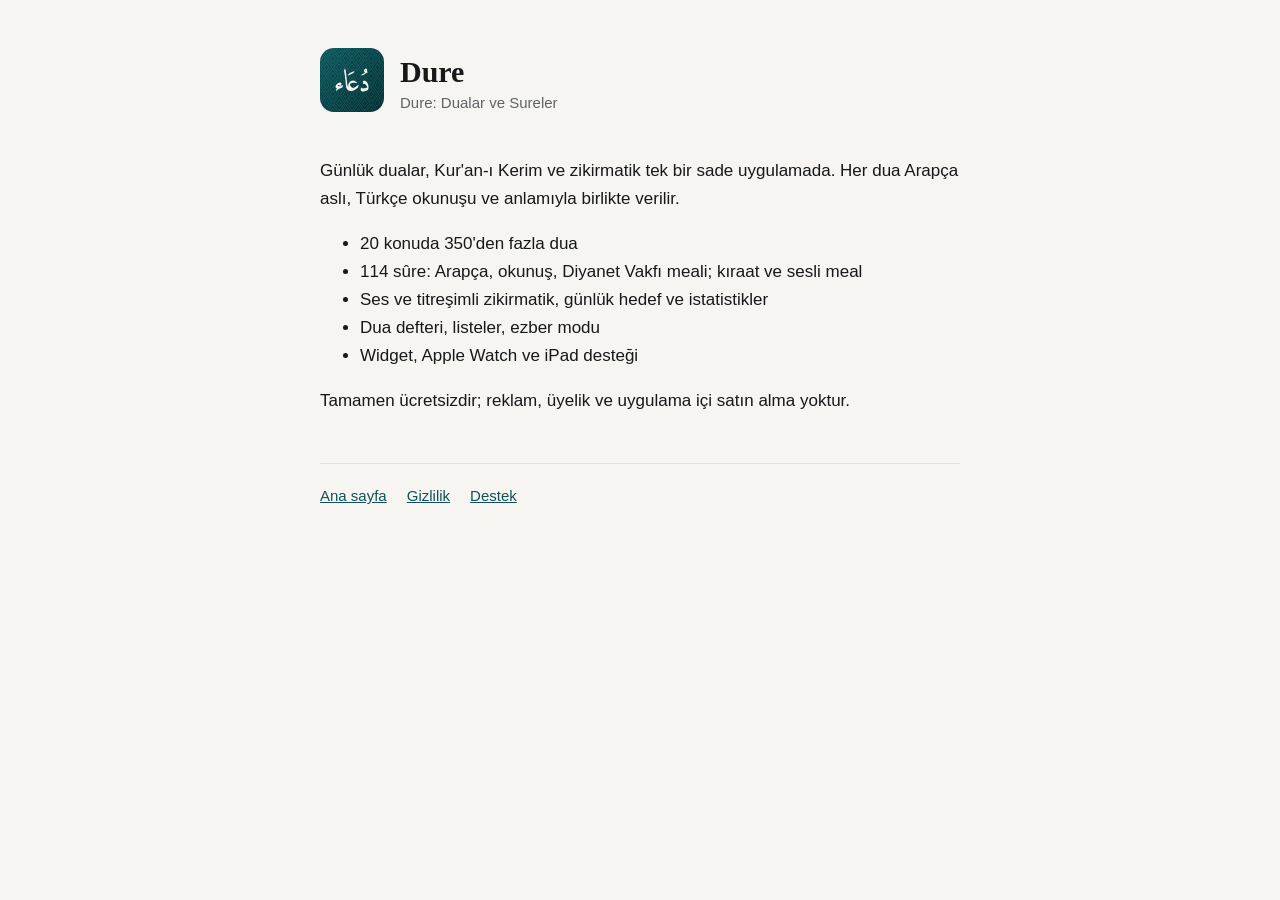
<file: index.html>
<!doctype html>
<html lang="tr">
<head>
<meta charset="utf-8">
<meta name="viewport" content="width=device-width, initial-scale=1">
<title>Dure: Dualar ve Sureler</title>
<link rel="stylesheet" href="style.css">
</head>
<body>
<main>
<header><a href=""><img src="icon.png" alt="Dure simgesi"></a><div><h1>Dure</h1><div class="muted">Dure: Dualar ve Sureler</div></div></header>
<p>Günlük dualar, Kur&#39;an-ı Kerim ve zikirmatik tek bir sade uygulamada. Her dua Arapça aslı, Türkçe okunuşu ve anlamıyla birlikte verilir.</p>
<ul>
<li>20 konuda 350&#39;den fazla dua</li>
<li>114 sûre: Arapça, okunuş, Diyanet Vakfı meali; kıraat ve sesli meal</li>
<li>Ses ve titreşimli zikirmatik, günlük hedef ve istatistikler</li>
<li>Dua defteri, listeler, ezber modu</li>
<li>Widget, Apple Watch ve iPad desteği</li>
</ul>
<p>Tamamen ücretsizdir; reklam, üyelik ve uygulama içi satın alma yoktur.</p>
<nav><a href="">Ana sayfa</a><a href="gizlilik/">Gizlilik</a><a href="destek/">Destek</a></nav>
</main>
</body>
</html>
</file>
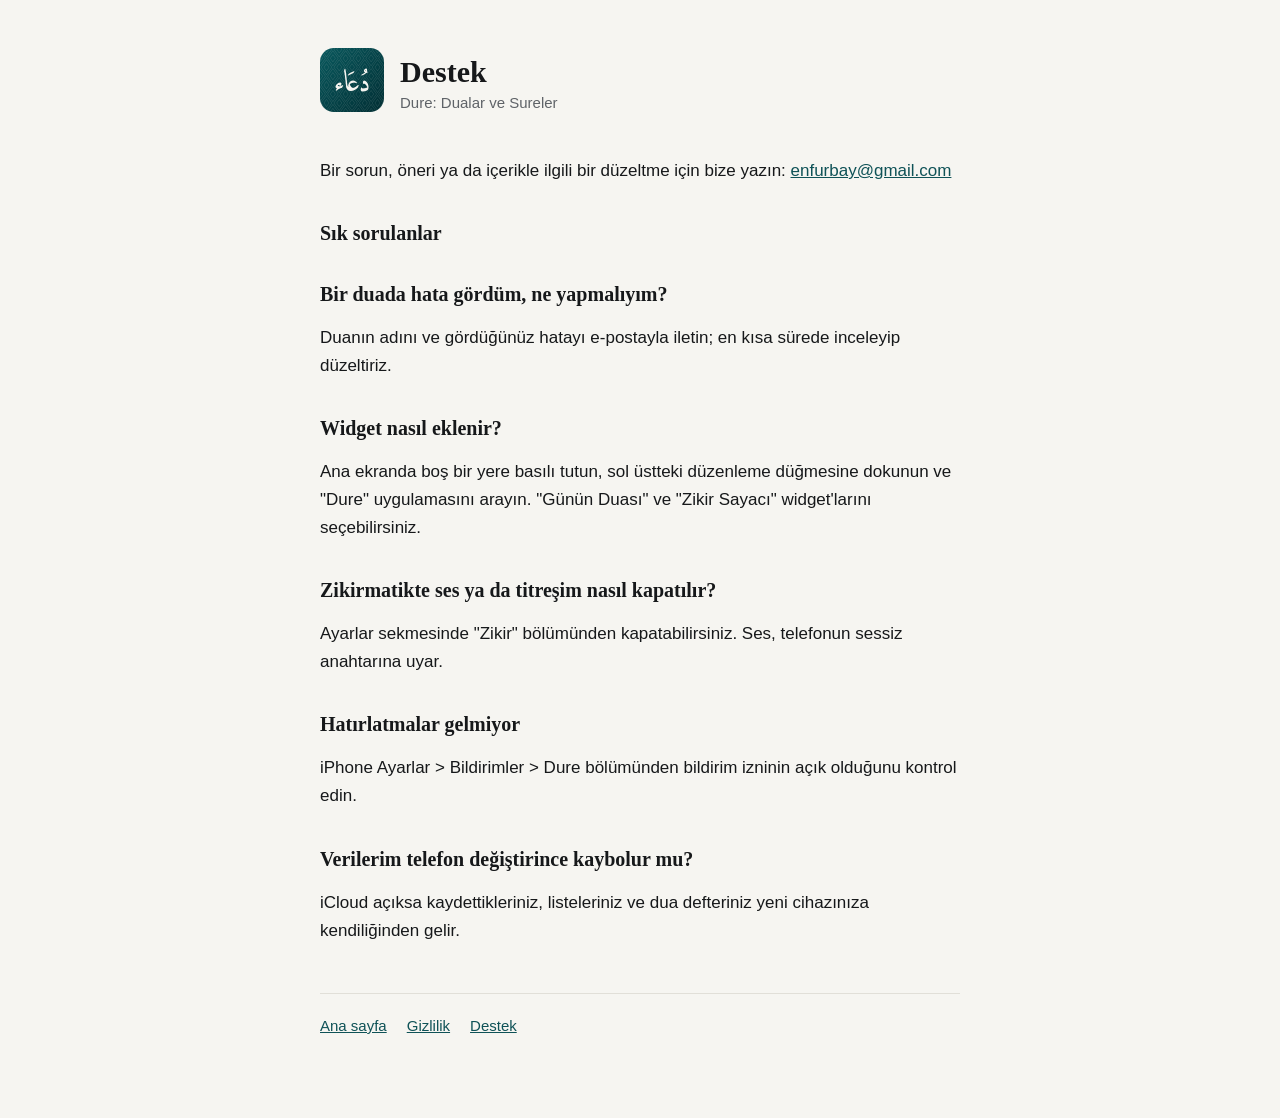
<file: destek/index.html>
<!doctype html>
<html lang="tr">
<head>
<meta charset="utf-8">
<meta name="viewport" content="width=device-width, initial-scale=1">
<title>Destek – Dure</title>
<link rel="stylesheet" href="../style.css">
</head>
<body>
<main>
<header><a href="../"><img src="../icon.png" alt="Dure simgesi"></a><div><h1>Destek</h1><div class="muted">Dure: Dualar ve Sureler</div></div></header>
<p>Bir sorun, öneri ya da içerikle ilgili bir düzeltme için bize yazın: <a href="mailto:enfurbay@gmail.com">enfurbay@gmail.com</a></p>
<h2>Sık sorulanlar</h2>
<h2>Bir duada hata gördüm, ne yapmalıyım?</h2>
<p>Duanın adını ve gördüğünüz hatayı e-postayla iletin; en kısa sürede inceleyip düzeltiriz.</p>
<h2>Widget nasıl eklenir?</h2>
<p>Ana ekranda boş bir yere basılı tutun, sol üstteki düzenleme düğmesine dokunun ve &quot;Dure&quot; uygulamasını arayın. &quot;Günün Duası&quot; ve &quot;Zikir Sayacı&quot; widget&#39;larını seçebilirsiniz.</p>
<h2>Zikirmatikte ses ya da titreşim nasıl kapatılır?</h2>
<p>Ayarlar sekmesinde &quot;Zikir&quot; bölümünden kapatabilirsiniz. Ses, telefonun sessiz anahtarına uyar.</p>
<h2>Hatırlatmalar gelmiyor</h2>
<p>iPhone Ayarlar &gt; Bildirimler &gt; Dure bölümünden bildirim izninin açık olduğunu kontrol edin.</p>
<h2>Verilerim telefon değiştirince kaybolur mu?</h2>
<p>iCloud açıksa kaydettikleriniz, listeleriniz ve dua defteriniz yeni cihazınıza kendiliğinden gelir.</p>
<nav><a href="../">Ana sayfa</a><a href="../gizlilik/">Gizlilik</a><a href="../destek/">Destek</a></nav>
</main>
</body>
</html>
</file>
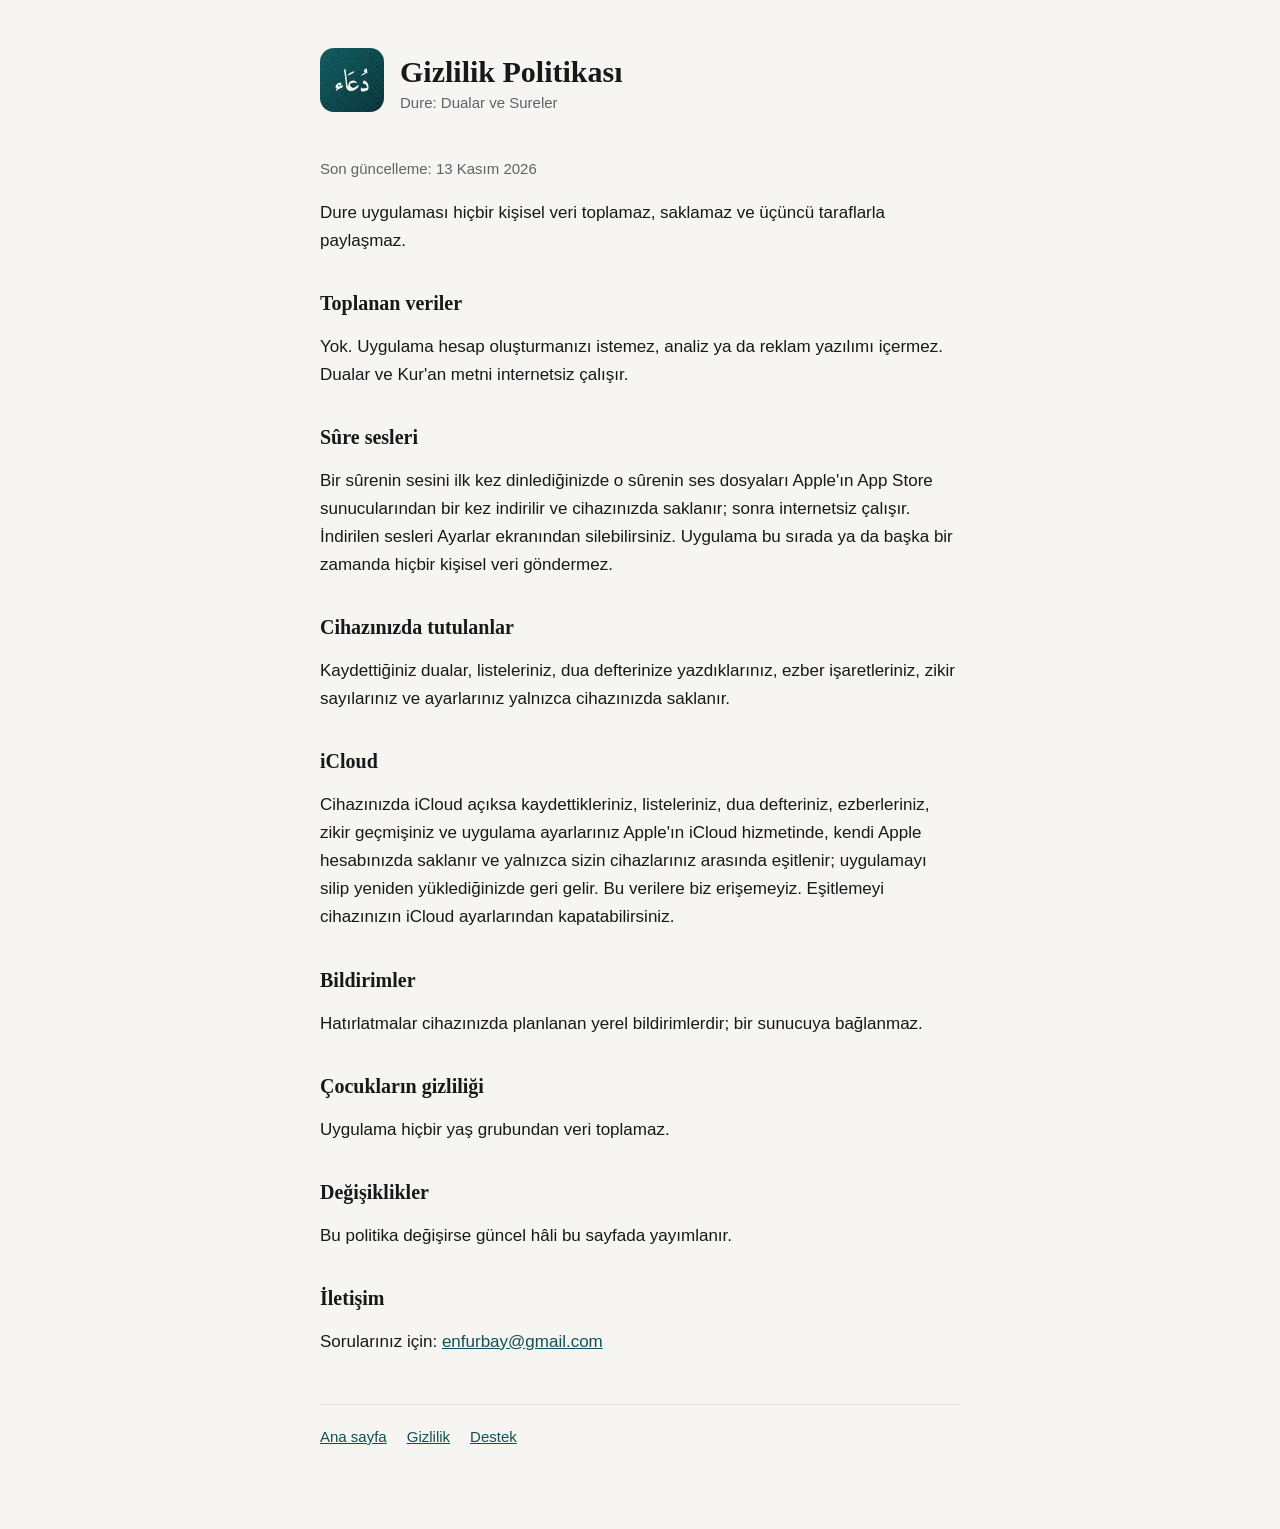
<file: gizlilik/index.html>
<!doctype html>
<html lang="tr">
<head>
<meta charset="utf-8">
<meta name="viewport" content="width=device-width, initial-scale=1">
<title>Gizlilik Politikası – Dure</title>
<link rel="stylesheet" href="../style.css">
</head>
<body>
<main>
<header><a href="../"><img src="../icon.png" alt="Dure simgesi"></a><div><h1>Gizlilik Politikası</h1><div class="muted">Dure: Dualar ve Sureler</div></div></header>
<p class="muted">Son güncelleme: 13 Kasım 2026</p>
<p>Dure uygulaması hiçbir kişisel veri toplamaz, saklamaz ve üçüncü taraflarla paylaşmaz.</p>
<h2>Toplanan veriler</h2>
<p>Yok. Uygulama hesap oluşturmanızı istemez, analiz ya da reklam yazılımı içermez. Dualar ve Kur&#39;an metni internetsiz çalışır.</p>
<h2>Sûre sesleri</h2>
<p>Bir sûrenin sesini ilk kez dinlediğinizde o sûrenin ses dosyaları Apple&#39;ın App Store sunucularından bir kez indirilir ve cihazınızda saklanır; sonra internetsiz çalışır. İndirilen sesleri Ayarlar ekranından silebilirsiniz. Uygulama bu sırada ya da başka bir zamanda hiçbir kişisel veri göndermez.</p>
<h2>Cihazınızda tutulanlar</h2>
<p>Kaydettiğiniz dualar, listeleriniz, dua defterinize yazdıklarınız, ezber işaretleriniz, zikir sayılarınız ve ayarlarınız yalnızca cihazınızda saklanır.</p>
<h2>iCloud</h2>
<p>Cihazınızda iCloud açıksa kaydettikleriniz, listeleriniz, dua defteriniz, ezberleriniz, zikir geçmişiniz ve uygulama ayarlarınız Apple&#39;ın iCloud hizmetinde, kendi Apple hesabınızda saklanır ve yalnızca sizin cihazlarınız arasında eşitlenir; uygulamayı silip yeniden yüklediğinizde geri gelir. Bu verilere biz erişemeyiz. Eşitlemeyi cihazınızın iCloud ayarlarından kapatabilirsiniz.</p>
<h2>Bildirimler</h2>
<p>Hatırlatmalar cihazınızda planlanan yerel bildirimlerdir; bir sunucuya bağlanmaz.</p>
<h2>Çocukların gizliliği</h2>
<p>Uygulama hiçbir yaş grubundan veri toplamaz.</p>
<h2>Değişiklikler</h2>
<p>Bu politika değişirse güncel hâli bu sayfada yayımlanır.</p>
<h2>İletişim</h2>
<p>Sorularınız için: <a href="mailto:enfurbay@gmail.com">enfurbay@gmail.com</a></p>
<nav><a href="../">Ana sayfa</a><a href="../gizlilik/">Gizlilik</a><a href="../destek/">Destek</a></nav>
</main>
</body>
</html>
</file>
<file: style.css>
:root { --bg: #f6f5f1; --surface: #ffffff; --ink: #16181a; --muted: #5f6368; --line: #e1dfd8; --accent: #0f5257; }
@media (prefers-color-scheme: dark) {
  :root { --bg: #0e0f10; --surface: #17181a; --ink: #ecebe6; --muted: #9da0a4; --line: #27292c; --accent: #7cc4bf; }
}
* { box-sizing: border-box; }
body { margin: 0; background: var(--bg); color: var(--ink); font: 17px/1.65 -apple-system, BlinkMacSystemFont, "Segoe UI", sans-serif; }
main { max-width: 680px; margin: 0 auto; padding: 48px 20px 80px; }
header { display: flex; align-items: center; gap: 16px; margin-bottom: 36px; }
header img { width: 64px; height: 64px; border-radius: 14px; }
header a { color: inherit; text-decoration: none; }
h1, h2 { font-family: "New York", "Iowan Old Style", Georgia, serif; line-height: 1.25; }
h1 { font-size: 30px; margin: 0; }
h2 { font-size: 20px; margin: 36px 0 8px; }
p, li { color: var(--ink); }
.muted { color: var(--muted); font-size: 15px; }
a { color: var(--accent); }
nav { margin-top: 48px; padding-top: 20px; border-top: 1px solid var(--line); display: flex; gap: 20px; flex-wrap: wrap; font-size: 15px; }
</file>
